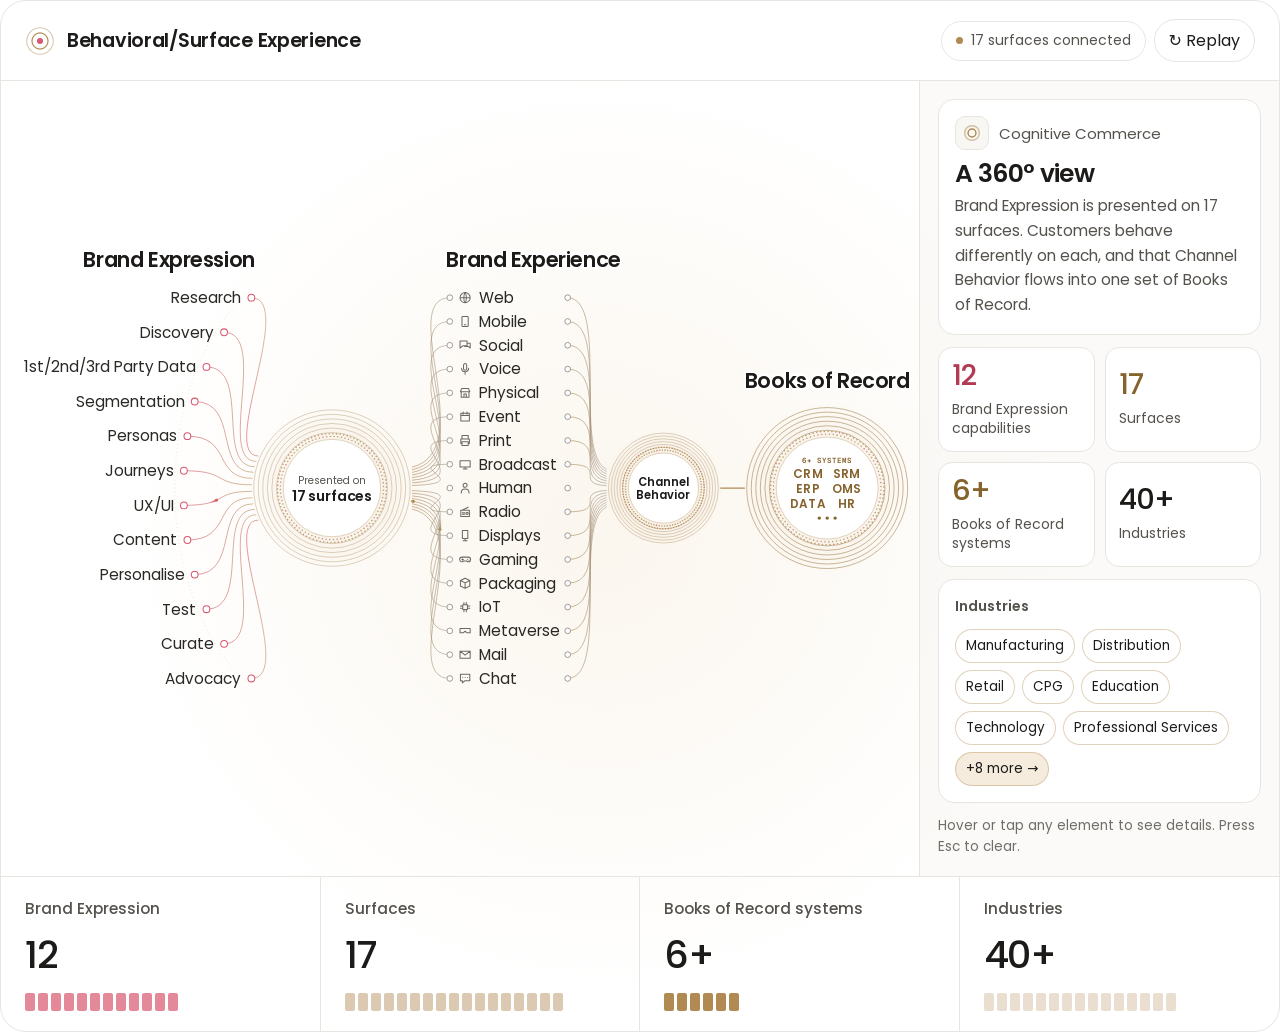
<file: embeds/cognitive-commerce-360.html>
<!DOCTYPE html>
<html lang="en">
<head>
<meta charset="utf-8">
<meta name="viewport" content="width=device-width, initial-scale=1">
<title>BOLDEST — Cognitive Commerce: a 360° view</title>
<link rel="preconnect" href="https://fonts.googleapis.com">
<link rel="preconnect" href="https://fonts.gstatic.com" crossorigin>
<link rel="stylesheet" href="https://fonts.googleapis.com/css2?family=Poppins:wght@300;400;500;600&family=Geist+Mono:wght@400..500&display=swap">
<style>
:root{
  --page:#FFFFFF; --soft:#F8F7F4; --ink:#1C1B19; --ink-2:#55524D; --ink-3:#716D67;
  --line:#E8E5E0; --line-2:#D9D5CE;
  --gold:#B08A52; --gold-d:#86622C; --gold-l:#F5ECDD;
  --pink:#D9576E; --pink-d:#B23A52; --pink-l:#FCE7EB;
  --font:"Geist","Inter",system-ui,-apple-system,"Segoe UI",sans-serif;
  --mono:"Geist Mono",ui-monospace,SFMono-Regular,Menlo,monospace;
  --ease:cubic-bezier(.16,1,.3,1);
  color-scheme:light;
}
*{box-sizing:border-box}
html,body{margin:0}
body{background:var(--page);color:var(--ink);font-family:var(--font);-webkit-font-smoothing:antialiased;overflow-x:hidden}
.sr-only{position:absolute!important;width:1px;height:1px;margin:-1px;overflow:hidden;clip:rect(0,0,0,0);white-space:nowrap;border:0}

/* header */
.cc{max-width:1520px;margin:0 auto;padding:clamp(40px,6vw,96px) clamp(12px,3vw,44px)}
.cc-head{display:grid;grid-template-columns:minmax(0,1.8fr) minmax(0,1fr);gap:40px;align-items:end;margin-bottom:clamp(28px,4vw,48px)}
.cc-eyebrow{display:inline-flex;gap:10px;align-items:center;font-size:15px;font-weight:500;color:var(--ink-2);padding:8px 14px;border:1px solid var(--line);border-radius:999px;background:var(--soft)}
.cc-eyebrow i{width:9px;height:9px;border-radius:50%;background:var(--pink)}
.cc-title{font-size:clamp(38px,5vw,84px);line-height:1;letter-spacing:-.045em;font-weight:500;margin:22px 0 0}
.cc-title span{display:block}
.cc-lede{font-size:clamp(17px,1.35vw,20px);line-height:1.6;color:var(--ink-2);max-width:460px;justify-self:end;margin:0 0 .4em}

/* app frame */
.eco{position:relative;color:var(--ink);border-radius:clamp(18px,2vw,28px);overflow:hidden;
  background:radial-gradient(52% 62% at 47% 52%,#FBF6EE 0%,#FFFFFF 72%);border:1px solid var(--line)}
.eco button{font:inherit;color:inherit}
.eco button:focus-visible{outline:2px solid var(--gold);outline-offset:2px}
.bar{display:flex;justify-content:space-between;align-items:center;gap:16px;padding:18px 24px;border-bottom:1px solid var(--line)}
.brand{display:flex;align-items:center;gap:12px;font-size:17px;font-weight:550}
.brand svg{width:30px;height:30px;flex:none}
.bar-h{margin:0;font-size:clamp(17px,1.5vw,21px);font-weight:600;letter-spacing:-.015em;line-height:1.2}
.brand small{display:block;font-size:14px;color:var(--ink-3);font-weight:400;margin-top:2px}
.bar-r{display:flex;gap:8px;align-items:center;flex-wrap:wrap}
.pill{font-size:14px;color:var(--ink-2);border:1px solid var(--line);border-radius:999px;padding:8px 14px;display:inline-flex;gap:8px;align-items:center;background:#fff;min-height:40px;white-space:nowrap}
.pill i{width:7px;height:7px;border-radius:50%;background:var(--gold)}
.pill.live i{animation:blink 2.4s ease-in-out infinite}
@keyframes blink{50%{opacity:.25}}
.btn{cursor:pointer;transition:color .2s,border-color .2s}
.btn:hover{color:var(--ink);border-color:var(--line-2)}

.body{display:grid;grid-template-columns:minmax(0,1fr) 360px}
.stage{position:relative;min-width:0;width:100%;margin:0 auto;align-self:center}
.stage canvas,.stage svg{position:absolute;inset:0;width:100%;height:100%;display:block}
#viz text{font-family:var(--font)}

/* svg — desktop sizes (viewBox units) */
.ttl{font-size:37px;font-weight:600;letter-spacing:-.02em;fill:var(--ink);paint-order:stroke;stroke:#fff;stroke-width:8px;stroke-linejoin:round}
.ttl .cnt{font-weight:500;fill:var(--ink-3)}
.ttl.e .cnt{fill:var(--pink-d)} .ttl.x .cnt,.ttl.k .cnt{fill:var(--gold-d)}
.eco.m .ttl{font-size:27px}
.hdr{font-family:var(--mono)!important;font-size:14px;letter-spacing:.12em;fill:var(--ink-3);font-weight:500}
.row{cursor:pointer;outline:none;transition:opacity .35s}
.row .hit{fill:transparent}
.row .bgr{fill:transparent;stroke:transparent;transition:fill .25s,stroke .25s}
.row:hover .bgr,.row.on .bgr{fill:#F6F2EB;stroke:#E6DCCB}
.row:focus-visible .bgr{stroke:var(--gold)}
.ico{fill:none;stroke:#6B6762;stroke-width:1.3;stroke-linecap:round;stroke-linejoin:round;transition:stroke .25s}
.lab,.clab{font-size:27px;fill:#2A2825;transition:fill .25s}
.idx{font-family:var(--mono)!important;font-size:13px;fill:var(--ink-3)}
.port{fill:#fff;stroke:#8F8A83;stroke-width:1.5;transition:fill .25s,stroke .25s}
.row:hover .ico,.row.on .ico{stroke:var(--gold-d)}
.row:hover .lab,.row.on .lab{fill:#000}
.row:hover .port,.row.on .port{fill:var(--gold);stroke:var(--gold)}

.wire{fill:none;stroke:url(#gIn);stroke-width:1.4;stroke-linecap:round;stroke-dasharray:1 1;stroke-dashoffset:0;transition:stroke-dashoffset 1s var(--ease) var(--d,0s),opacity .3s,stroke-width .3s}
.fan{fill:none;stroke:url(#gOut);stroke-width:1.4;stroke-linecap:round;stroke-dasharray:1 1;stroke-dashoffset:0;transition:stroke-dashoffset .9s var(--ease) var(--d,0s),opacity .3s,stroke-width .3s}
.wire.on{stroke:var(--gold);stroke-width:2.8}
.fan.on{stroke:var(--pink);stroke-width:2.8}
.eco.pre .wire,.eco.pre .fan{stroke-dashoffset:1}

.ring{fill:none;stroke:rgba(150,112,58,.55);stroke-width:1.6;transition:stroke .3s,stroke-width .3s}
.ring.on{stroke:var(--gold-d);stroke-width:3}
.ring-lab{font-family:var(--mono)!important;font-size:17px;font-weight:500;fill:var(--gold-d);opacity:0;transition:opacity .3s}
.ring-lab.on{opacity:1}
.ring-bg{fill:#fff;stroke:var(--gold);stroke-width:1;opacity:0;transition:opacity .3s}
.ring-bg.on{opacity:1}

.core{cursor:pointer;outline:none}
.core .hit{fill:transparent}
.core-t{font-family:var(--mono)!important;font-size:13px;letter-spacing:.14em;font-weight:600;fill:var(--gold-d)}
.core-s{font-size:21px;font-weight:600;letter-spacing:.02em;fill:var(--gold-d);paint-order:stroke;stroke:#fff;stroke-width:0;stroke-linejoin:round}
.core-ring{fill:none;stroke:transparent;stroke-width:1.5}
.hub-a{font-size:18px;fill:var(--ink-2)}
.hub-b{font-size:25px;font-weight:600;letter-spacing:-.01em;fill:var(--ink)}
.hub-c{font-size:20px;font-weight:600;fill:var(--ink)}
.eco.m .hub-a{font-size:16px} .eco.m .hub-b{font-size:21px} .eco.m .hub-c{font-size:17px}
.ring.deco{stroke:rgba(150,112,58,.42);stroke-width:1.3}
.wire.link{stroke:var(--gold);stroke-width:2}
.eco.m .wire.link{stroke:var(--gold)}
.more{fill:var(--gold-d)}
.core-disc{fill:#fff;stroke:rgba(176,138,82,.5);stroke-width:1.3;transition:stroke .25s}
.core:hover .core-disc,.core.on .core-disc{stroke:var(--gold)}
.core:focus-visible .core-ring{stroke:var(--gold)}
.core:hover .core-s,.core.on .core-s{fill:#5E431B}

.cap{cursor:pointer;outline:none;transition:opacity .35s}
.cap .hit{fill:transparent}
.cap .bgr{fill:transparent;stroke:transparent;transition:fill .25s,stroke .25s}
.cap.on .bgr,.cap:hover .bgr{fill:#FDF0F2;stroke:#F3CCD4}
.cnode{fill:#fff;stroke:var(--pink);stroke-width:1.8;transition:fill .25s,stroke .25s}
.cap:hover .cnode,.cap.on .cnode{fill:var(--pink)}
.cap:hover .clab,.cap.on .clab{fill:#000}
.cap:focus-visible .cnode{stroke:var(--pink-d);stroke-width:3}
.arc{fill:none;stroke:rgba(217,87,110,.28);stroke-width:1.1;stroke-dasharray:2 5}

.eco.f-surface .row:not(.on),.eco.f-capability .cap:not(.on){opacity:.38}
.eco.f-surface .wire:not(.on){opacity:.25}
.eco.f-surface .fan{opacity:.5}
.eco.f-surface .link{opacity:.4}
.eco.f-capability .fan:not(.on){opacity:.22}
.eco.f-capability .wire{opacity:.7}
.eco.f-domain .wire,.eco.f-domain .fan{opacity:.3}

.rv{transition:opacity .6s ease var(--d,0s)}
.eco.pre .rv{opacity:0}
.eco.no-tr .rv,.eco.no-tr .wire,.eco.no-tr .fan{transition:none!important}
.eco.settled .rv,.eco.settled .wire,.eco.settled .fan{transition-delay:0s!important}

/* mobile layout of the chart (viewBox is narrower, so units are larger) */
.eco.m .hdr{font-size:18px;letter-spacing:.1em;paint-order:stroke;stroke:#fff;stroke-width:10px;stroke-linejoin:round}
.eco.m .lab,.eco.m .clab{font-size:21px}
.eco.m .ico{stroke-width:1.7}
.eco.m .core-s{font-size:19px}
.eco.m .core-t{font-size:12.5px;letter-spacing:.1em}
.eco.m .ring-lab{font-size:16px}
.eco.m .wire{stroke:rgba(176,138,82,.55)}
.eco.m .fan{stroke:rgba(217,87,110,.55)}
.eco.m .wire.on{stroke:var(--gold);stroke-width:3.4}
.eco.m .fan.on{stroke:var(--pink);stroke-width:3.4}
.eco.m .port,.eco.m .cnode{stroke-width:2}

/* ===== mobile: stacked boxes, everything visible ===== */
.mflow{display:none}
.eco.m #viz,.eco.m #cv{display:none}
.eco.m .stage{aspect-ratio:auto!important}
.mflow svg{position:static!important;inset:auto;display:block}
.eco.m .mflow{display:block;padding:12px 10px 14px}
.mb{border:1px solid var(--line);border-radius:16px;background:#fff;padding:10px 10px 11px}
.mb.e{border-color:#F3D3DA;background:linear-gradient(180deg,#FFF6F7,#fff 60%)}
.mb.x{border-color:#EADFCC;background:linear-gradient(180deg,#FCF8F1,#fff 60%)}
.mb.k{border-color:#E2D2B6;background:linear-gradient(180deg,#F8F0E2,#fff 70%)}
.mb-h{display:flex;align-items:center;gap:8px;margin:0 0 7px;width:100%;background:none;border:0;padding:0;text-align:left;font:inherit;color:inherit}
button.mb-h{cursor:pointer}
.mb-h h4{margin:0;font-size:17px;font-weight:650;letter-spacing:-.015em;line-height:1.2}
.mb-h .dot{width:9px;height:9px;border-radius:50%;flex:none;background:var(--gold)}
.mb.e .mb-h .dot{background:var(--pink)}
.mb-h .info{margin-left:auto;width:22px;height:22px;border-radius:50%;border:1px solid var(--line-2);display:grid;place-items:center;font:600 12px/1 var(--font);color:var(--ink-3);flex:none}
.mb-h.on .info{background:var(--gold);border-color:var(--gold);color:#fff}
.mchips{display:flex;flex-wrap:wrap;gap:5px}
.mchip{cursor:pointer;display:inline-flex;align-items:center;gap:5px;border:1px solid var(--line);background:#fff;border-radius:999px;padding:3px 9px;font-size:13px;line-height:1.2;color:var(--ink);min-height:28px;transition:background .2s,border-color .2s,color .2s}
.mchip.e{border-color:#EFC6CF}
.mchip.e.on{background:var(--pink);border-color:var(--pink);color:#fff}
.mchip.x.on,.mchip.k.on,.mchip.d.on{background:var(--gold);border-color:var(--gold);color:#fff}
.mchip.on svg{stroke:#fff}
.mgrid{display:grid;grid-template-columns:repeat(3,minmax(0,1fr));gap:5px}
.mgrid .mchip{border-radius:10px;padding:3px 5px;min-height:28px;gap:5px;font-size:12.6px;letter-spacing:-.01em;min-width:0}
.mgrid .mchip span{overflow:hidden;text-overflow:ellipsis;white-space:nowrap}
.mchip svg{width:14px!important;height:14px!important;flex:none;fill:none;stroke:#6B6762;stroke-width:1.4;stroke-linecap:round;stroke-linejoin:round}
.msys{display:grid;grid-template-columns:repeat(7,minmax(0,1fr));gap:4px}
.msys .mchip{justify-content:center;border-radius:9px;padding:4px 2px;font-weight:650;font-size:12.5px;color:var(--gold-d);background:var(--gold-l);border-color:rgba(176,138,82,.4)}
.msub{font-size:12px;font-weight:600;color:var(--ink-3);margin:10px 0 5px}
.mdoms .mchip{font-size:11.5px;min-height:26px;padding:3px 8px;font-family:var(--mono);color:var(--gold-d)}
.mnote{margin:0;font-size:13.5px;line-height:1.45;color:var(--ink-2)}
/* connectors between boxes */
.mc{display:flex;align-items:center;justify-content:center;gap:8px;height:30px;position:relative}
.mc.ch{height:46px}
.mc.ch .mlab{padding:6px 12px;font-size:13px;border-color:var(--gold);background:#fff;box-shadow:0 0 0 4px rgba(176,138,82,.08)}
.mc.ch .mlab b{font-size:14.5px}
.mc .mlab .i{width:18px;height:18px;border-radius:50%;border:1px solid var(--line-2);display:grid;place-items:center;font:600 11px/1 var(--font);color:var(--ink-3)}
.mc::before{content:"";position:absolute;left:50%;top:0;bottom:0;width:2px;transform:translateX(-50%);background:linear-gradient(var(--line-2),var(--gold))}
.mc .mlab{position:relative;z-index:1;background:#fff;border:1px solid var(--line);border-radius:999px;padding:3px 11px;font-size:12.5px;color:var(--ink-2);display:inline-flex;align-items:center;gap:6px}
.mc .mlab b{color:var(--ink);font-weight:600}
.mc button.mlab{cursor:pointer}
.mc .mlab.on{border-color:var(--gold);background:var(--gold-l)}
.mc .mlab::after{content:"↓";color:var(--gold-d);font-weight:700}
/* inline details */
.mdet:empty{display:none}
#md-c{margin:2px 0 4px}
.mdet{margin-top:10px;border-radius:12px;background:var(--soft);border:1px solid var(--line);padding:10px 12px;animation:pin .3s var(--ease)}
.mdet .hd{display:flex;align-items:center;gap:8px}
.mdet b{font-size:15px}
.mdet .x{margin-left:auto;cursor:pointer;border:1px solid var(--line);background:#fff;border-radius:999px;font-size:12px;padding:3px 9px;color:var(--ink-2);min-height:28px}
.mdet p{font-size:13.5px;line-height:1.5;color:var(--ink-2);margin:4px 0 0}
.msub b{color:var(--gold-d);font-weight:700}
.mchip.d.more{background:var(--gold-l)}
.mchip.d.more.on{background:var(--gold);color:#fff}
.mmh{font-size:12px;font-weight:600;color:var(--ink-3);margin:10px 0 6px}
.mmedia{display:flex;flex-wrap:wrap;gap:5px}
.mmedia span{display:inline-flex;align-items:center;gap:5px;border-radius:999px;padding:4px 10px 4px 8px;font-size:13px;border:1px solid var(--line)}
.mmedia svg{width:14px!important;height:14px!important}
.mmedia .y{background:var(--gold-l);border-color:rgba(176,138,82,.45);color:var(--gold-d);font-weight:600}
.mmedia .n{color:#A9A49D;text-decoration:line-through}
.mnv{display:flex;gap:6px;margin-top:10px}
.mnv button{flex:1;cursor:pointer;border:1px solid var(--line);background:#fff;border-radius:10px;min-height:38px;padding:6px 10px;font-size:13px;color:var(--ink);font-weight:550}
.mnv button:last-child{text-align:right}
.mhint{font-size:12px;color:var(--ink-3);text-align:center;margin:8px 0 0}

/* detail panel */
.panel{border-left:1px solid var(--line);display:flex;flex-direction:column;padding:18px;gap:12px;min-width:0;outline:none;background:rgba(248,247,244,.6)}
.card{background:#fff;border:1px solid var(--line);border-radius:16px;padding:20px}
.p-in.swap{animation:pin .4s var(--ease)}
@keyframes pin{from{opacity:0}to{opacity:1}}
.kick{display:flex;align-items:center;gap:10px;font-size:15px;color:var(--ink-2);margin:0}
.kick .ic{width:34px;height:34px;border-radius:10px;display:grid;place-items:center;background:var(--soft);border:1px solid var(--line);flex:none}
.kick .ic svg{width:18px;height:18px}
.p-title{font-size:clamp(26px,2vw,32px);font-weight:550;letter-spacing:-.025em;line-height:1.12;margin:14px 0 8px}
.p-sub{font-size:16.5px;line-height:1.6;color:var(--ink-2);margin:0}
.status{display:flex;align-items:center;justify-content:space-between;gap:10px;margin-top:16px;padding:11px 13px;border:1px solid var(--line);border-radius:12px;font-size:14.5px;color:var(--ink-2)}
.chipst{font-size:13.5px;font-weight:500;padding:4px 10px;border-radius:999px;border:1px solid rgba(176,138,82,.45);color:var(--gold-d);background:var(--gold-l);white-space:nowrap}
.chipst.pk{border-color:rgba(217,87,110,.4);color:var(--pink-d);background:var(--pink-l)}
.tiles{display:grid;grid-template-columns:1fr 1fr;gap:10px}
.tile{text-align:left;cursor:pointer;background:#fff;border:1px solid var(--line);border-radius:14px;padding:16px;transition:border-color .2s,background .2s}
.tile:hover{border-color:var(--line-2);background:var(--soft)}
.tile .n{font-size:34px;font-weight:500;letter-spacing:-.03em;line-height:1}
.tile .l{display:block;font-size:14.5px;color:var(--ink-2);margin-top:8px;line-height:1.35}
.tile.e .n{color:var(--pink-d)} .tile.k .n,.tile.x .n{color:var(--gold-d)}
.tags{display:flex;flex-wrap:wrap;gap:6px;margin-top:4px}
.tag{font-size:13.5px;font-weight:500;padding:4px 9px;border-radius:7px;border:1px solid rgba(176,138,82,.4);color:var(--gold-d);background:var(--gold-l)}
.rows{margin:0}
.rows > div{display:grid;grid-template-columns:118px 1fr;gap:12px;padding:11px 0;border-top:1px solid var(--line);font-size:15px}
.rows > div:first-child{border-top:0;padding-top:0}
.rows dt{color:var(--ink-3)} .rows dd{margin:0;line-height:1.5}
.sec{font-size:14px;font-weight:550;color:var(--ink-2);margin:0 0 12px}
.dots{display:flex;gap:4px;flex-wrap:wrap;margin-top:8px}
.dots i{width:9px;height:9px;border-radius:50%;background:var(--pink);opacity:.85}
.nav{display:flex;gap:8px}
.nav button{flex:1;cursor:pointer;background:#fff;border:1px solid var(--line);border-radius:12px;padding:10px 13px;font-size:15px;color:var(--ink);text-align:left;min-height:48px}
.nav button:last-child{text-align:right}
.nav button:hover{border-color:var(--line-2)}
.nav small{display:block;font-size:12.5px;color:var(--ink-3)}
.close{cursor:pointer;background:#fff;border:1px solid var(--line);border-radius:999px;padding:6px 12px;font-size:13.5px;color:var(--ink-2);margin-left:auto;min-height:34px}
.close:hover{color:var(--ink);border-color:var(--line-2)}
.hint{font-size:13.5px;color:var(--ink-3);line-height:1.6;margin:0}
.chips{display:flex;flex-wrap:wrap;gap:7px}
.chip{cursor:pointer;background:#fff;border:1px solid rgba(176,138,82,.38);color:var(--gold-d);border-radius:999px;padding:7px 12px;font-size:14px;font-weight:500;min-height:38px}
.chip:hover{background:var(--gold-l)}

.sheet{position:fixed;left:8px;right:8px;bottom:calc(8px + env(safe-area-inset-bottom,0px));z-index:50;max-height:42vh;overflow:auto;overscroll-behavior:contain;background:#fff;border:1px solid var(--line);border-radius:22px;box-shadow:0 20px 60px rgba(28,27,25,.22);padding:10px 14px 14px;animation:up .35s var(--ease)}
.sheet[hidden]{display:none}
@keyframes up{from{transform:translateY(24px);opacity:0}to{transform:none;opacity:1}}
.grab{display:block;width:40px;height:4px;border-radius:2px;background:var(--line-2);margin:0 auto 10px}
.sheet-in{display:flex;flex-direction:column;gap:10px}
.sheet .card{padding:16px;border-radius:14px}
.sheet .p-title{font-size:24px;margin:10px 0 6px}
.sheet .p-sub{font-size:15.5px}
.eco.m .sheet .card + .card{display:none}
.sheet .nav button{min-height:44px;padding:7px 12px}
.sheet .close{white-space:nowrap;padding:6px 11px}
.sheet .kick{font-size:14px}
.sheet .status{margin-top:12px}
.sheet .rows > div{padding:9px 0}

/* media types table */
.media{list-style:none;margin:0;padding:0;display:grid;gap:6px}
.media li{display:grid;grid-template-columns:28px 1fr auto;align-items:center;gap:10px;padding:8px 10px;border-radius:10px;border:1px solid var(--line);font-size:15px}
.media .mi-ic{width:28px;height:28px;border-radius:8px;display:grid;place-items:center}
.media .mi-ic svg{width:16px;height:16px}
.media li.y{background:var(--gold-l);border-color:rgba(176,138,82,.4);color:var(--ink)}
.media li.y .mi-ic{background:#fff;color:var(--gold-d)}
.media li.y .mi-v{color:var(--gold-d);font-weight:700}
.media li.n{color:var(--ink-3);background:#fff}
.media li.n .mi-ic{background:var(--soft);color:#A9A49D}
.media li.n .mi-l{text-decoration:line-through;text-decoration-color:rgba(0,0,0,.2)}
.chip.more{background:var(--gold-l)}
.back{cursor:pointer;align-self:flex-start;background:none;border:0;padding:6px 2px;font-size:14px;color:var(--gold-d);font-weight:550}
.nav small{font-weight:550;color:var(--gold-d)}

/* bottom metrics strip */
.strip{display:grid;grid-template-columns:repeat(4,minmax(0,1fr));border-top:1px solid var(--line)}
.met{padding:20px 24px;border-right:1px solid var(--line);text-align:left;background:none;border-top:0;border-bottom:0;border-left:0;cursor:pointer;transition:background .2s}
.met:last-child{border-right:0}
.met:hover{background:var(--soft)}
.met p{margin:0;font-size:15.5px;color:var(--ink-2);font-weight:500}
.met b{display:block;font-size:38px;font-weight:500;letter-spacing:-.03em;margin:6px 0 10px}
.ticks{display:flex;gap:3px;height:18px;align-items:flex-end}
.ticks i{flex:1;max-width:10px;height:100%;border-radius:2px;background:#E4E0D9;transform-origin:bottom;transition:transform .5s var(--ease) var(--d,0s)}
.eco.pre .ticks i{transform:scaleY(.15)}
.met.e .ticks i{background:rgba(217,87,110,.7)}
.met.k .ticks i{background:var(--gold)}
.met.x .ticks i{background:rgba(176,138,82,.45)}
.met.d .ticks i{background:rgba(176,138,82,.28);border:0}

@media (min-width:1280px){
  .panel .card{padding:16px}
  .panel .p-title{font-size:25px;margin:10px 0 6px}
  .panel .p-sub{font-size:15.5px}
  .panel .tile{padding:13px}
  .panel .tile .n{font-size:29px}
  .panel .tile .l{font-size:14px}
  .panel .chip{padding:6px 10px;font-size:13.5px;min-height:34px}
}
@media (max-width:1279px){
  .body{grid-template-columns:minmax(0,1fr)}
  .panel{border-left:0;border-top:1px solid var(--line);display:grid;grid-template-columns:1fr 1fr;align-items:start;padding:24px;gap:14px}
}
@media (max-width:1023px){
  .cc-head{grid-template-columns:1fr;align-items:start;gap:20px}
  .cc-lede{justify-self:start}
  .strip{grid-template-columns:1fr 1fr}
  .met:nth-child(2){border-right:0}
  .met:nth-child(-n+2){border-bottom:1px solid var(--line)}
}
@media (max-width:1099px){
  .stage{max-width:620px}
  .panel{grid-template-columns:1fr;padding:16px}
}
@media (max-width:600px){
  .bar{padding:10px 14px}
  .bar .pill{min-height:36px;padding:6px 12px}
  .bar-h{font-size:16.5px}
  .bar-r .pill.live{display:none}
  .card{padding:18px}
  .met{padding:16px}
  .met b{font-size:32px}
  .rows > div{grid-template-columns:104px 1fr}
}
@media (prefers-reduced-motion:reduce){
  .eco *{transition-duration:.01ms!important;transition-delay:0s!important;animation:none!important}
}

/* --- embedded in the BOLDEST site --- */
:root{--font:"Poppins",system-ui,-apple-system,"Segoe UI",sans-serif}
html,body{background:transparent!important;overflow:hidden}
.cc{max-width:none!important;padding:0!important;margin:0!important}
.cc-head{display:none!important}
.mi-note{display:block;font-size:11px;line-height:1.3;color:var(--ink-3,#8A857E);font-weight:400;margin-top:2px}.mmedia .mi-note{display:inline;font-size:10px}
.ticks i{box-sizing:border-box}
</style>
</head>
<body>

<section class="cc" aria-labelledby="cc-title">
  <header class="cc-head">
    <div>
      <span class="cc-eyebrow"><i aria-hidden="true"></i>Cognitive Commerce / A 360° view</span>
      <h2 class="cc-title" id="cc-title"><span>Every surface.</span><span>One view of your world.</span></h2>
    </div>
    <p class="cc-lede">Customers bounce around surfaces and behave differently on each. We connect data from all these sources to give a brand a 360° view of its world.</p>
  </header>

  <div class="eco pre" id="eco">
    <div class="bar">
      <div class="brand">
        <svg viewBox="0 0 26 26" fill="none" aria-hidden="true"><circle cx="13" cy="13" r="11.5" stroke="#B08A52" opacity=".45"/><circle cx="13" cy="13" r="7" stroke="#B08A52"/><circle cx="13" cy="13" r="2.6" fill="#D9576E"/></svg>
        <h3 class="bar-h">Behavioral/Surface Experience</h3>
      </div>
      <div class="bar-r">
        <span class="pill live"><i></i>17 surfaces connected</span>
        <button type="button" class="pill btn" id="replay" aria-label="Replay animation">↻ Replay</button>
      </div>
    </div>

    <div class="body">
      <div class="stage" id="stage">
        <canvas id="cv" aria-hidden="true"></canvas>
        <svg id="viz" role="group" aria-labelledby="viz-t">
          <desc id="viz-t">12 Brand Expression capabilities are presented on 17 surfaces. Behaviour on each surface becomes Channel Behavior, which flows into the Books of Record — CRM, SRM, ERP, OMS, Data, HR and more — across 40+ industries.</desc>
          <defs>
            <linearGradient id="gIn" x1="0" x2="1" y1="0" y2="0"><stop offset="0" stop-color="#B08A52" stop-opacity=".8"/><stop offset="1" stop-color="#9A958D" stop-opacity=".7"/></linearGradient>
            <linearGradient id="gOut" x1="0" x2="1" y1="0" y2="0"><stop offset="0" stop-color="#D9576E" stop-opacity=".8"/><stop offset="1" stop-color="#B08A52" stop-opacity=".7"/></linearGradient>
          </defs>
        </svg>
        <div class="mflow" id="mflow"></div>
      </div>
      <aside class="panel" id="panel" tabindex="-1" aria-label="Details"><div class="p-in" id="pin"></div></aside>
    </div>

    <div class="strip" id="strip"></div>
    <div class="sheet" id="sheet" role="dialog" aria-label="Details" hidden><span class="grab" aria-hidden="true"></span><div class="sheet-in" id="sheetIn"></div></div>
    <p class="sr-only" id="sr" aria-live="polite"></p>
  </div>
</section>

<script>
(function () {
  'use strict';

  /* ============ DATA ============ */
  const coreSystems = [
    { id: 'crm', label: 'CRM', name: 'Customer Relationship Management' },
    { id: 'srm', label: 'SRM', name: 'Supplier Relationship Management' },
    { id: 'erp', label: 'ERP', name: 'Enterprise Resource Planning' },
    { id: 'oms', label: 'OMS', name: 'Order Management System' },
    { id: 'data', label: 'DATA', name: 'Data' },
    { id: 'hr', label: 'HR', name: 'Human Resources' }
  ];
  const ICON = {
    web: 'M8 1.5a6.5 6.5 0 1 0 0 13a6.5 6.5 0 1 0 0-13M1.5 8h13M8 1.5c2.2 2 2.2 11 0 13M8 1.5c-2.2 2-2.2 11 0 13',
    mobile: 'M5 1.5h6a1 1 0 0 1 1 1v11a1 1 0 0 1-1 1H5a1 1 0 0 1-1-1v-11a1 1 0 0 1 1-1M7 12.3h2',
    social: 'M1.5 2.5h9v6H5.5l-4 3zM10.5 5.5h4v6l-2.5-2h-4.5',
    voice: 'M6 3a2 2 0 0 1 4 0v4.5a2 2 0 0 1-4 0zM3.5 7a4.5 4.5 0 0 0 9 0M8 11.5v3',
    physical: 'M2 6.5l1.5-4h9l1.5 4zM3 6.5v7h10v-7M6.5 13.5v-4h3v4',
    event: 'M2.5 3.5h11v10h-11zM2.5 6.5h11M5.5 2v3M10.5 2v3',
    print: 'M4 6V1.5h8V6M4 12H2.5V6h11v6H12M4 9.5h8v5H4z',
    broadcast: 'M1.5 3.5h13v8h-13zM5.5 14h5M8 11.5V14',
    human: 'M8 1.8a2.6 2.6 0 1 1 0 5.2a2.6 2.6 0 1 1 0-5.2M3 14.2c0-3 2.2-5 5-5s5 2 5 5',
    radio: 'M2.5 6h11v8h-11zM4 6l8-4M10.5 8.6a1.4 1.4 0 1 1 0 2.8a1.4 1.4 0 1 1 0-2.8M4.5 9h3M4.5 11h3',
    displays: 'M4.5 1.5h7v10h-7zM8 11.5v3M5.5 14.5h5',
    gaming: 'M4 5h8a3 3 0 0 1 0 6c-1 0-1.6-.6-2-1H6c-.4.4-1 1-2 1a3 3 0 0 1 0-6M4.8 7v2M3.8 8h2M10.8 7.6h.01M12 8.6h.01',
    packaging: 'M8 1.5l6 3v7l-6 3-6-3v-7zM2 4.5l6 3 6-3M8 7.5v7',
    iot: 'M5 5h6v6H5zM6.5 2v3M9.5 2v3M6.5 11v3M9.5 11v3M2 6.5h3M2 9.5h3M11 6.5h3M11 9.5h3',
    metaverse: 'M1.5 5h13v5.5h-4l-2.5-2-2.5 2h-4z',
    mail: 'M1.5 3.5h13v9h-13zM1.5 3.5l6.5 5 6.5-5',
    chat: 'M2 2.5h12v8.5H7.5L4.5 13.8V11H2zM5 6.8h.01M8 6.8h.01M11 6.8h.01'
  };
  const customerSurfaces = [
    ['web','Web','Websites and web experiences where customers browse, compare and buy.'],
    ['mobile','Mobile','Apps and mobile web — the surface customers carry with them.'],
    ['social','Social','Social platforms where customers discover, share and talk about brands.'],
    ['voice','Voice','Voice assistants and spoken interactions.'],
    ['physical','Physical','Stores, branches and other physical spaces.'],
    ['event','Event','Live events where a brand meets its customers in person.'],
    ['print','Print','Printed media and materials.'],
    ['broadcast','Broadcast','Television and other broadcast media.'],
    ['human','Human','People-to-people moments: sales, service and support conversations.'],
    ['radio','Radio','Radio and audio channels.'],
    ['displays','Displays','Digital and out-of-home displays.'],
    ['gaming','Gaming','Games and gaming platforms.'],
    ['packaging','Packaging','The product packaging itself, as a point of contact.'],
    ['iot','IoT','Connected devices and objects.'],
    ['metaverse','Metaverse','Immersive virtual worlds and spaces.'],
    ['mail','Mail','Direct mail and email sent to customers.'],
    ['chat','Chat','Live chat, messaging apps and conversational assistants where customers ask, get help and buy.']
  ].map(([id, label, desc]) => ({ id, label, desc }));
  const intelligenceCapabilities = [
    ['research','Research','Understanding markets, customers and context.'],
    ['discovery','Discovery','Uncovering opportunities and what matters most to customers.'],
    ['first-party','1st/2nd/3rd Party Data','Data a brand collects directly from its own customers (1st party), shares with trusted partners (2nd party), or sources from external providers (3rd party).'],
    ['segmentation','Segmentation','Grouping customers by shared needs and behaviours.'],
    ['personas','Personas','Representative profiles that bring segments to life.'],
    ['journeys','Journeys','Mapping how customers move between surfaces over time.'],
    ['uxui','UX/UI','Designing the experiences and interfaces customers use.'],
    ['content','Content','Creating the words, images and media that fill each surface.'],
    ['personalise','Personalise','Tailoring experiences to the individual customer.'],
    ['test','Test','Experimenting to learn what works.'],
    ['curate','Curate','Selecting and arranging the right products and content.'],
    ['advocacy','Advocacy','Turning customers into active supporters of the brand.']
  ].map(([id, label, desc]) => ({ id, label, desc }));
  const operatingDomains = [
    ['outside','OUTSIDE+','The outermost domain: the world beyond the enterprise — markets, partners and customers.'],
    ['front','FRONT+','Front-office operations: the customer-facing side of the business.'],
    ['middle','MIDDLE+','Middle-office operations that connect the front office to the back.'],
    ['back-office','BACK OFFICE+','Back-office operations: the processes that run the business.'],
    ['assurance','ASSURANCE+','Assurance across operations — quality, risk and service.'],
    ['cloud-infra','CLOUD/INFRA+','Cloud and infrastructure: the technical foundation everything runs on.']
  ].map(([id, label, desc]) => ({ id, label, desc }));
  /* Media types each surface can carry (renamed from "presence"): Text, Photos, Video, Audio, CGI */
  const MEDIA = [
    ['text', 'Text', 'M3 4h10M3 8h10M3 12h6'],
    ['photos', 'Photos', 'M2 3.5h12v9H2zM2 10.5l3.5-3 3 2.5 2-1.5 3.5 3M10.5 6.3h.01'],
    ['video', 'Video', 'M2 4h8.5v8H2zM10.5 7l3.5-2v6l-3.5-2'],
    ['audio', 'Audio', 'M2 6h2.5L8 3v10L4.5 10H2zM10.5 5.5a3.5 3.5 0 0 1 0 5M12.3 3.8a6 6 0 0 1 0 8.4'],
    ['cgi', 'CGI', 'M8 1.5l6 3.2v6.6L8 14.5l-6-3.2V4.7zM2 4.7l6 3.3 6-3.3M8 8v6.5']
  ].map(([id, label, d]) => ({ id, label, d }));
  const ALL_MEDIA = ['text', 'photos', 'video', 'audio', 'cgi'];
  const MEDIA_NOTES = { displays: { audio: 'Digital displays only, not OOH' } };
  const SURFACE_MEDIA = {
    web: ALL_MEDIA, mobile: ALL_MEDIA, social: ALL_MEDIA, physical: ALL_MEDIA, event: ALL_MEDIA, broadcast: ALL_MEDIA,
    gaming: ALL_MEDIA, iot: ALL_MEDIA, metaverse: ALL_MEDIA, chat: ALL_MEDIA,
    voice: ['audio'], radio: ['audio'],
    print: ['text', 'photos'], packaging: ['text', 'photos'],
    human: ['text', 'photos', 'video', 'audio'],
    displays: ['text', 'photos', 'video', 'audio', 'cgi'],
    mail: ['text', 'photos']
  };
  /* Industries (replaces the "Operating domains" label) — final copy to come from Dilip */
  const industries = [
    ['manufacturing', 'Manufacturing', 'Connect product, plant and dealer data to real demand — so what you make, and how you sell it, follows the customer.'],
    ['distribution', 'Distribution', 'Unify orders, inventory and account behaviour across channels to serve every reseller and buyer with the right offer at the right moment.'],
    ['retail', 'Retail', 'One view of every shopper across store, web, app and social — turning browsing behaviour into personalised, profitable experiences.'],
    ['cpg', 'CPG', 'Reach shoppers directly and through retail partners, using 1st, 2nd and 3rd party signals to shape brand, pack and promotion.'],
    ['education', 'Education', 'Engage prospective students, learners and families across every touchpoint — from first enquiry to enrolment, learning and alumni.'],
    ['technology', 'Technology', 'Turn product usage, trials and community activity into a single customer view that drives adoption, expansion and loyalty.'],
    ['professional-services', 'Professional Services', 'Bring client relationships, expertise and engagement data together to deliver timely, relevant advice and grow lasting accounts.'],
    ['healthcare', 'Healthcare', 'Coordinate patient and member engagement across channels, with the right information at each step of the care journey.'],
    ['financial-services', 'Financial Services', 'Understand customers across branch, app and adviser to personalise products, service and financial guidance.'],
    ['telecom', 'Telecommunications', 'Connect plan, device and service data with customer behaviour to reduce churn and grow lifetime value.'],
    ['travel', 'Travel & Hospitality', 'Follow travellers from inspiration to booking, stay and return — personalising every moment of the journey.'],
    ['automotive', 'Automotive', 'Link vehicle, dealer and owner data to guide buyers from research to purchase, service and their next vehicle.'],
    ['energy', 'Energy & Utilities', 'Engage customers on usage, billing and service across every channel, and support the move to new energy products.'],
    ['media', 'Media & Entertainment', 'Understand audiences across platforms to programme, personalise and monetise content more effectively.'],
    ['public-sector', 'Public Sector', 'Deliver joined-up citizen services across digital and in-person channels, built on one view of every interaction.']
  ].map(([id, label, desc], i) => ({ id, label, desc, idx: i }));
  const NI = '40+';
  const INDUSTRIES_ALL = { label: `${NI} Industries`, desc: 'The same connected model — Brand Expression, Brand Experience, Channel Behavior and Books of Record — applies across industries, including:' };
  const NS_ = customerSurfaces.length, NC = intelligenceCapabilities.length, NK = coreSystems.length, ND = operatingDomains.length;

  /* ============ SETUP ============ */
  const eco = document.getElementById('eco'), stage = document.getElementById('stage'), svg = document.getElementById('viz');
  const reduced = matchMedia('(prefers-reduced-motion: reduce)').matches;
  const mq = matchMedia('(max-width: 1099px)');
  const NS = 'http://www.w3.org/2000/svg';
  const el = (t, a, p) => { const n = document.createElementNS(NS, t); for (const k in a) if (a[k] != null) n.setAttribute(k, a[k]); if (p) p.appendChild(n); return n; };
  const tx = (a, s, p) => { const t = el('text', a, p); t.textContent = s; return t; };
  const f = n => Math.round(n * 100) / 100;
  const pad = (n, w) => String(n).padStart(w || 2, '0');

  
  let G = {}, mobile = false, items = {}, layer = null;
  const SURF_T = 'Brand Experience';

  function polc(cx, cy, r, a) { const t = a * Math.PI / 180; return { x: cx + r * Math.cos(t), y: cy + r * Math.sin(t) }; }

  /* Build the chart.
     Desktop (left → right): Brand Expression → Presented on 17 surfaces → Brand Experience → Channel Behavior → Books of Record.
     Mobile: the same flow stacked top to bottom. */
  function build() {
    mobile = mq.matches;
    eco.classList.toggle('m', mobile);
    if (layer) layer.remove();
    layer = el('g', {}, svg);
    items = {};
    document.getElementById('mflow').innerHTML = '';
    if (mobile) { buildMobile(); return; }
    stopAuto();
    G = mobile ? {
      W: 500, H: 1252, CY: 0, GAP: 24,
      hub: { x: 250, y: 424, disc: 62, r0: 72, st: 5 },
      ch:  { x: 128, y: 1120, disc: 52, r0: 60, st: 5 },
      bor: { x: 382, y: 1120, disc: 70, r0: 80, st: 5 }
    } : {
      W: 1620, H: 900, CY: 466, PX: 792, OX: 1000, GAP: 36,
      hub: { x: 584, y: 466, disc: 86, r0: 98, st: 8 },
      ch:  { x: 1169, y: 466, disc: 62, r0: 72, st: 5 },
      bor: { x: 1458, y: 466, disc: 90, r0: 102, st: 8 }
    };
    [G.hub, G.ch, G.bor].forEach(c => { c.edge = c.r0 + c.st * 5 + 4; });
    svg.setAttribute('viewBox', `0 0 ${G.W} ${G.H}`);
    stage.style.aspectRatio = `${G.W} / ${G.H}`;

    const gWire = el('g', {}, layer), gRing = el('g', {}, layer), gCore = el('g', {}, layer), gRows = el('g', {}, layer), gCaps = el('g', {}, layer);
    G.gWire = gWire;
    const H = G.hub, C = G.ch, B = G.bor;

    /* ---- rings: decorative on the hub and Channel Behavior, operating domains on Books of Record ---- */
    [H, C].forEach((c, ci) => { for (let k = 0; k < 6; k++) el('circle', { cx: c.x, cy: c.y, r: c.r0 + c.st * k, class: 'ring deco rv', style: `--d:${f(.4 + ci * .5 + k * .04)}s` }, gRing); });
    operatingDomains.forEach((d, i) => {
      const r = B.r0 + B.st * (ND - 1 - i);
      d.ring = el('circle', { cx: B.x, cy: B.y, r, class: 'ring rv', style: `--d:${f(1.3 + i * .05)}s` }, gRing);
      const w = mobile ? 150 : 160, h = mobile ? 26 : 28;
      d.bg = el('rect', { x: B.x - w / 2, y: B.y + r - h / 2, width: w, height: h, rx: h / 2, class: 'ring-bg' }, gRing);
      d.lab = tx({ x: B.x, y: B.y + r, dy: '.35em', 'text-anchor': 'middle', class: 'ring-lab' }, d.label, gRing);
      d.idx = i;
    });

    /* ---- the three circles ---- */
    function disc(c, key, label, delay, data) {
      const g = el('g', { class: 'core rv', role: 'button', tabindex: 0, 'data-k': key, 'aria-label': label, 'aria-pressed': 'false', style: `--d:${delay}s` }, gCore);
      el('circle', { cx: c.x, cy: c.y, r: c.disc + 4, class: 'hit' }, g);
      el('circle', { cx: c.x, cy: c.y, r: c.disc + 6, class: 'core-ring' }, g);
      el('circle', { cx: c.x, cy: c.y, r: c.disc, class: 'core-disc' }, g);
      items[key] = { type: key.split(':')[0], el: g, data };
      return g;
    }
    const hubG = disc(H, 'hub:hub', `Presented on ${NS_} surfaces`, .3, { label: `Presented on ${NS_} surfaces`, desc: `Brand Expression is presented across ${NS_} surfaces — every place a customer meets the brand.` });
    tx({ x: H.x, y: H.y - (mobile ? 6 : 8), 'text-anchor': 'middle', class: 'hub-a' }, 'Presented on', hubG);
    tx({ x: H.x, y: H.y + (mobile ? 20 : 22), 'text-anchor': 'middle', class: 'hub-b' }, `${NS_} surfaces`, hubG);

    const chG = disc(C, 'channel:channel', 'Channel Behavior', 1.0, { label: 'Channel Behavior', desc: 'Customers behave differently on each surface. That behaviour is captured channel by channel and flows into the Books of Record.' });
    tx({ x: C.x, y: C.y - 3, 'text-anchor': 'middle', class: 'hub-c' }, 'Channel', chG);
    tx({ x: C.x, y: C.y + (mobile ? 18 : 19), 'text-anchor': 'middle', class: 'hub-c' }, 'Behavior', chG);

    const coreG = disc(B, 'core:core', 'Books of Record: CRM, SRM, ERP, OMS, Data, HR and more', 1.2, { label: 'Books of Record', desc: 'The shared data foundation at the end of the flow. Channel Behavior from every surface lands here, giving the brand a 360° view.' });
    const dx = mobile ? 29 : 34, ys = mobile ? [-16, 5, 26] : [-17, 9, 35];
    coreSystems.forEach((sy, i) => tx({ x: B.x + (i % 2 ? dx : -dx), y: B.y + ys[i >> 1], 'text-anchor': 'middle', class: 'core-s' }, sy.label, coreG));
    tx({ x: B.x, y: B.y - (mobile ? 38 : 45), 'text-anchor': 'middle', class: 'core-t' }, `${NK}+ SYSTEMS`, coreG);
    // ••• under DATA and HR — there can be more systems
    [-1, 0, 1].forEach(k => el('circle', { cx: B.x + k * (mobile ? 11 : 14), cy: B.y + (mobile ? 44 : 53), r: mobile ? 3 : 3, class: 'more' }, coreG));

    /* ---- link: Channel Behavior → Books of Record ---- */
    G.link = el('path', { d: `M${C.x + C.edge} ${C.y}L${B.x - B.edge} ${B.y}`, pathLength: 1, class: 'wire link', style: '--d:1.25s' }, gWire);

    if (!mobile) {
      /* ---- Brand Expression: evenly spaced rows on a curve that matches the surfaces list height → hub ---- */
      const step = 42, yTop = G.CY - step * (NS_ - 1) / 2, yBot = G.CY + step * (NS_ - 1) / 2;
      const RX = 262, RY = 400;
      const nodeAt = i => { const y = yTop + i * (yBot - yTop) / (NC - 1), dy = (y - H.y) / RY; return { x: H.x - RX * Math.sqrt(1 - dy * dy), y }; };
      const nTop = nodeAt(0), nBot = nodeAt(NC - 1);
      el('path', { d: `M${f(nTop.x)} ${f(nTop.y - 14)}A${RX} ${RY} 0 0 0 ${f(nBot.x)} ${f(nBot.y + 14)}`, class: 'arc rv', style: '--d:.2s' }, gCaps);
      title(f(nTop.x + 6), f(yTop - 19 - G.GAP), 'end', 'Brand Expression', 'e');
      intelligenceCapabilities.forEach((c, i) => {
        const n = nodeAt(i), a = Math.atan2(n.y - H.y, n.x - H.x) * 180 / Math.PI;
        const a2 = (a < 0 ? a + 360 : a), s0 = polc(H.x, H.y, H.edge, 180 + (a2 - 180) * .35);
        c.fan = el('path', { d: `M${f(n.x)} ${f(n.y)}C${f(n.x + 80)} ${f(n.y)} ${f(s0.x - 70)} ${f(s0.y)} ${f(s0.x)} ${f(s0.y)}`, pathLength: 1, class: 'fan', style: `--d:${f(.15 + i * .035)}s` }, gWire);
        const g = capGroup(c, i, gCaps);
        const bw = 70 + c.label.length * 14;
        el('rect', { x: n.x - bw + 16, y: n.y - 19, width: bw, height: 38, rx: 9, class: 'bgr' }, g);
        el('rect', { x: n.x - bw + 16, y: n.y - 19, width: bw, height: 38, class: 'hit' }, g);
        el('circle', { cx: n.x, cy: n.y, r: 6, class: 'cnode' }, g);
        tx({ x: n.x - 18, y: n.y, dy: '.35em', 'text-anchor': 'end', class: 'clab' }, c.label, g);
      });

      /* ---- hub → surfaces → Channel Behavior ---- */
      const PX = G.PX, OX = G.OX, y0 = yTop;
      title(PX - 6, y0 - 19 - G.GAP, 'start', SURF_T, 'x');
      customerSurfaces.forEach((s, i) => {
        const y = y0 + i * step, ex = H.x + H.edge, ey = H.y + (y - H.y) * .11;
        s.wire = el('path', { d: `M${f(ex)} ${f(ey)}C${f(ex + 120)} ${f(H.y + (y - H.y) * .2)} ${PX - 95} ${f(y)} ${PX} ${f(y)}`, pathLength: 1, class: 'wire', style: `--d:${f(.55 + i * .03)}s` }, gWire);
        const cx = C.x - C.edge, cy = C.y + (y - C.y) * .1;
        s.wire2 = el('path', { d: `M${OX} ${f(y)}C${OX + 75} ${f(y)} ${f(cx - 60)} ${f(C.y + (y - C.y) * .18)} ${f(cx)} ${f(cy)}`, pathLength: 1, class: 'wire', style: `--d:${f(.9 + i * .03)}s` }, gWire);
        const g = rowGroup(s, i, gRows);
        el('rect', { x: PX - 12, y: y - 19, width: OX - PX + 24, height: 38, rx: 9, class: 'bgr' }, g);
        el('rect', { x: PX - 12, y: y - 19, width: OX - PX + 24, height: 38, class: 'hit' }, g);
        el('circle', { cx: PX, cy: y, r: 5, class: 'port' }, g);
        el('circle', { cx: OX, cy: y, r: 5, class: 'port' }, g);
        el('path', { d: ICON[s.id], class: 'ico', transform: `translate(${PX + 16} ${f(y - 11)}) scale(1.375)` }, g);
        tx({ x: PX + 52, y, dy: '.35em', class: 'lab' }, s.label, g);
      });
      title(B.x, B.y - B.edge - G.GAP + 6, 'middle', 'Books of Record', 'k');
    } else {
      const bx = H.x, rad = 8, hubTop = H.y - H.edge, hubBot = H.y + H.edge;
      /* ---- Brand Expression (2 columns) → hub ---- */
      title(10, 84 - 19 - G.GAP, 'start', 'Brand Expression', 'e');
      const rowsC = Math.ceil(NC / 2);
      intelligenceCapabilities.forEach((c, i) => {
        const col = i < rowsC ? 0 : 1, y = 84 + (i % rowsC) * 40, px = col ? 262 : 238;
        c.fan = el('path', { d: `M${px} ${y}H${col ? bx + rad : bx - rad}Q${bx} ${y} ${bx} ${y + rad}V${hubTop}`, pathLength: 1, class: 'fan', style: `--d:${f(.15 + i * .035)}s` }, gWire);
        const g = capGroup(c, i, gCaps), rx = col ? 254 : 2;
        el('rect', { x: rx, y: y - 19, width: 244, height: 38, rx: 9, class: 'bgr' }, g);
        el('rect', { x: rx, y: y - 19, width: 244, height: 38, class: 'hit' }, g);
        el('circle', { cx: px, cy: y, r: 5.5, class: 'cnode' }, g);
        tx({ x: col ? 278 : 12, y, dy: '.35em', class: 'clab' }, c.label, g);
      });
      /* ---- hub → surfaces (2 columns) → Channel Behavior ---- */
      const y0 = hubBot + 92, rowsS = Math.ceil(NS_ / 2), yEnd = y0 + (rowsS - 1) * 40;
      title(10, y0 - 19 - G.GAP, 'start', SURF_T, 'x');
      const chTop = C.y - C.edge, turn = yEnd + 34;
      customerSurfaces.forEach((s, i) => {
        const col = i < rowsS ? 0 : 1, y = y0 + (i % rowsS) * 40, px = col ? 262 : 238;
        s.wire = el('path', { d: `M${bx} ${hubBot}V${y - rad}Q${bx} ${y} ${col ? bx + rad : bx - rad} ${y}H${px}`, pathLength: 1, class: 'wire', style: `--d:${f(.55 + i * .03)}s` }, gWire);
        s.wire2 = el('path', { d: `M${px} ${y}H${col ? bx + rad : bx - rad}Q${bx} ${y} ${bx} ${y + rad}V${turn}C${bx} ${turn + 40} ${C.x} ${chTop - 40} ${C.x} ${chTop}`, pathLength: 1, class: 'wire', style: `--d:${f(.9 + i * .03)}s` }, gWire);
        const g = rowGroup(s, i, gRows), rx = col ? 254 : 2;
        el('rect', { x: rx, y: y - 19, width: 244, height: 38, rx: 9, class: 'bgr' }, g);
        el('rect', { x: rx, y: y - 19, width: 244, height: 38, class: 'hit' }, g);
        el('circle', { cx: px, cy: y, r: 5, class: 'port' }, g);
        el('path', { d: ICON[s.id], class: 'ico', transform: `translate(${col ? 276 : 12} ${y - 10.5}) scale(1.3)` }, g);
        tx({ x: col ? 308 : 44, y, dy: '.35em', class: 'lab' }, s.label, g);
      });
      title(B.x, B.y - B.edge - 16, 'middle', 'Books of Record', 'k');
    }

    customerSurfaces.forEach(s => { s.pts = sample(s.wire); s.pts2 = sample(s.wire2); });
    intelligenceCapabilities.forEach(c => { c.pts = sample(c.fan); });
    G.linkPts = sample(G.link);
    registerIndustries();
  }
  /* ===== Mobile: four stacked boxes — every item visible and tappable, details open in place ===== */
  const stageOf = {}; let mStage = 0, measuring = false;
  function setStage() {} function startAuto() {} function stopAuto() {} function placeRail() {}
  const slotOf = { capability: 'e', hub: 'x', surface: 'x', channel: 'c', core: 'k', system: 'k', industry: 'k', industries: 'k' };

  function buildMobile() {
    const mf = document.getElementById('mflow');
    const icon = id => `<svg viewBox="0 0 16 16" aria-hidden="true"><path d="${ICON[id]}"/></svg>`;
    mf.innerHTML = `
      <section class="mb e">
        <div class="mb-h"><span class="dot"></span><h4>Brand Expression</h4></div>
        <div class="mchips">${intelligenceCapabilities.map(c => `<button type="button" class="mchip e" data-k="capability:${c.id}" aria-pressed="false">${c.label}</button>`).join('')}</div>
        <div class="mdet" id="md-e" aria-live="polite"></div>
      </section>
      <div class="mc"><button type="button" class="mlab" data-k="hub:hub" aria-pressed="false">presented on <b>${NS_} surfaces</b></button></div>
      <section class="mb x">
        <div class="mb-h"><span class="dot"></span><h4>Brand Experience</h4></div>
        <div class="mgrid">${customerSurfaces.map(x => `<button type="button" class="mchip x" data-k="surface:${x.id}" aria-pressed="false">${icon(x.id)}<span>${x.label}</span></button>`).join('')}</div>
        <div class="mdet" id="md-x" aria-live="polite"></div>
      </section>
      <div class="mc ch"><button type="button" class="mlab" data-k="channel:channel" aria-pressed="false">behaviour captured as <b>Channel Behavior</b></button></div>
      <div class="mdet" id="md-c" aria-live="polite"></div>
      <section class="mb k">
        <button type="button" class="mb-h" data-k="core:core" aria-pressed="false"><span class="dot"></span><h4>Books of Record</h4><span class="info" aria-hidden="true">i</span></button>
        <div class="msys">${coreSystems.map(c => `<button type="button" class="mchip k" data-k="system:${c.id}" aria-pressed="false">${c.label}</button>`).join('')}<button type="button" class="mchip k" data-k="system:more" aria-pressed="false" aria-label="And more">•••</button></div>
        <p class="msub">Industries <b>${NI}</b></p>
        <div class="mchips mdoms">${industries.slice(0, 7).map(d => `<button type="button" class="mchip d" data-k="industry:${d.id}" aria-pressed="false">${d.label}</button>`).join('')}<button type="button" class="mchip d more" data-k="industries:all" aria-pressed="false">+${industries.length - 7} more</button></div>
        <div class="mdet" id="md-k" aria-live="polite"></div>
      </section>
      <p class="mhint">Tap any item to see what it means.</p>`;
    const q = k => mf.querySelector(`[data-k="${k}"]`);
    intelligenceCapabilities.forEach((c, i) => { c.el = q('capability:' + c.id); c.idx = i; items['capability:' + c.id] = { type: 'capability', data: c, el: c.el }; });
    customerSurfaces.forEach((x, i) => { x.el = q('surface:' + x.id); x.idx = i; items['surface:' + x.id] = { type: 'surface', data: x, el: x.el }; });
    registerIndustries(q);
    coreSystems.forEach(c => { items['system:' + c.id] = { type: 'system', el: q('system:' + c.id), data: { label: `${c.label} · ${c.name}`, desc: `${c.name} — one of the Books of Record that Channel Behavior flows into.` } }; });
    items['system:more'] = { type: 'system', el: q('system:more'), data: { label: 'And more', desc: 'Books of Record are not limited to these six — any other system of record a brand runs can be connected.' } };
    items['hub:hub'] = { type: 'hub', el: q('hub:hub'), data: { label: `Presented on ${NS_} surfaces`, desc: `Every Brand Expression capability can show up on any of the ${NS_} surfaces — every place a customer meets the brand.` } };
    items['channel:channel'] = { type: 'channel', el: q('channel:channel'), data: { label: 'Channel Behavior', desc: 'Customers behave differently on each surface. That behaviour is captured channel by channel and flows into the Books of Record.' } };
    items['core:core'] = { type: 'core', el: q('core:core'), data: { label: 'Books of Record', desc: 'The shared data foundation at the end of the flow — CRM, SRM, ERP, OMS, Data, HR and more — giving the brand a 360° view.' } };
  }
  function mDetail() {
    const mf = document.getElementById('mflow'); if (!mf) return;
    mf.querySelectorAll('.mdet').forEach(d => { d.innerHTML = ''; });
    const k = state.pin, it = k && items[k]; if (!it) return;
    const box = document.getElementById('md-' + slotOf[it.type]); if (!box) return;
    const d = it.data, list = it.type === 'surface' ? customerSurfaces : it.type === 'capability' ? intelligenceCapabilities : it.type === 'industry' ? industries : null;
    let extra = '';
    if (it.type === 'surface') { const has = SURFACE_MEDIA[d.id] || []; extra = `<p class="mmh">Media types</p><div class="mmedia">${MEDIA.map(m => `<span class="${has.includes(m.id) ? 'y' : 'n'}">${mediaIco(m.d)}${m.label}${(MEDIA_NOTES[d.id]||{})[m.id] ? `<small class="mi-note"> · ${MEDIA_NOTES[d.id][m.id]}</small>` : ''}</span>`).join('')}</div>`; }
    else if (it.type === 'industries') extra = `<div class="mchips mdoms" style="margin-top:8px">${industries.map(x => `<button type="button" class="mchip d" data-k="industry:${x.id}">${x.label}</button>`).join('')}</div>`;
    let nav = '';
    if (list) { const n = list.length, p = list[(d.idx - 1 + n) % n], nx = list[(d.idx + 1) % n]; nav = `<div class="mnv"><button type="button" data-k="${it.type}:${p.id}">← ${p.label}</button><button type="button" data-k="${it.type}:${nx.id}">${nx.label} →</button></div>`; }
    box.innerHTML = `<div class="hd"><b>${d.label}</b><button type="button" class="x" data-close aria-label="Close details">✕</button></div><p>${d.desc}</p>${extra}${nav}`;
    requestAnimationFrame(() => {
      const r = box.getBoundingClientRect(), over = r.bottom - (window.innerHeight - 12);
      if (over > 0) window.scrollBy({ top: over, behavior: reduced ? 'auto' : 'smooth' });
    });
  }
  function title(x, y, anchor, name, cls) {
    return tx({ x, y, 'text-anchor': anchor, class: 'ttl rv ' + cls, style: '--d:.05s' }, name, layer);
  }
  function registerIndustries(pick) {
    industries.forEach(x => { items['industry:' + x.id] = { type: 'industry', data: x, el: (pick && pick('industry:' + x.id)) || document.createElement('span') }; });
    items['industries:all'] = { type: 'industries', data: INDUSTRIES_ALL, el: (pick && pick('industries:all')) || document.createElement('span') };
  }
  function rowGroup(s, i, parent) {
    const key = 'surface:' + s.id;
    const g = el('g', { class: 'row rv', role: 'button', tabindex: 0, 'data-k': key, 'aria-label': `${s.label}, surface ${i + 1} of ${NS_}`, 'aria-pressed': 'false', style: `--d:${f(.5 + i * .035)}s` }, parent);
    s.el = g; s.idx = i; items[key] = { type: 'surface', data: s, el: g };
    return g;
  }
  function capGroup(c, i, parent) {
    const key = 'capability:' + c.id;
    const g = el('g', { class: 'cap rv', role: 'button', tabindex: 0, 'data-k': key, 'aria-label': `${c.label}, Brand Expression capability ${i + 1} of ${NC}`, 'aria-pressed': 'false', style: `--d:${f(i * .04)}s` }, parent);
    c.el = g; c.idx = i; items[key] = { type: 'capability', data: c, el: g };
    return g;
  }
  function sample(path) { const L = path.getTotalLength(), pts = []; for (let i = 0; i <= 60; i++) { const p = path.getPointAtLength(L * i / 60); pts.push([p.x, p.y]); } return pts; }
  const at = (pts, t) => { const x = t * 60, i = Math.min(59, Math.floor(x)), u = x - i, a = pts[i], b = pts[i + 1]; return [a[0] + (b[0] - a[0]) * u, a[1] + (b[1] - a[1]) * u]; };

  /* ============ CANVAS: dotted rings around each circle + signals flowing left → right ============ */
  const cv = document.getElementById('cv'), ctx = cv.getContext('2d');
  function size() {
    if (mobile) { placeRail(); return; }
    const r = stage.getBoundingClientRect();
    if (!r.width) return;
    const dpr = Math.min(devicePixelRatio || 1, 2);
    cv.width = Math.round(r.width * dpr); cv.height = Math.round(r.height * dpr);
    const scale = Math.min(r.width / G.W, r.height / G.H);
    const ox = (r.width - G.W * scale) / 2, oy = (r.height - G.H * scale) / 2;
    ctx.setTransform(dpr * scale, 0, 0, dpr * scale, dpr * ox, dpr * oy);
    draw(performance.now(), 0);
  }
  const field = [];
  for (let k = 0; k < 2; k++) {
    const n = 88 + k * 6;
    for (let j = 0; j < n; j++) field.push({ k, a: j / n * Math.PI * 2, w: (k % 2 ? 1 : -1) * (.00008 + k * .000012), pk: (j * 7 + k * 3) % 13 === 0 });
  }
  const parts = [];
  let intro = reduced ? 1 : 0, introStart = 0, glow = { hub: 0, ch: 0, bor: 0 }, focus = null;
  const easeIO = p => p < .5 ? 2 * p * p : 1 - Math.pow(-2 * p + 2, 2) / 2;

  function draw(now, dt) {
    ctx.clearRect(-500, -500, 4000, 4000);
    const grow = easeIO(Math.min(1, intro * 1.4));
    ['hub', 'ch', 'bor'].forEach(name => {
      const c = G[name], gl = glow[name];
      const g = ctx.createRadialGradient(c.x, c.y, 0, c.x, c.y, c.disc * 1.7);
      g.addColorStop(0, `rgba(232,212,178,${.4 + gl * .3})`); g.addColorStop(1, 'rgba(232,212,178,0)');
      ctx.fillStyle = g; ctx.beginPath(); ctx.arc(c.x, c.y, c.disc * 1.7, 0, Math.PI * 2); ctx.fill();
      for (const p of field) {
        const r = (c.disc + 5 + p.k * 5) * grow, x = c.x + r * Math.cos(p.a), y = c.y + r * Math.sin(p.a);
        ctx.fillStyle = p.pk ? `rgba(217,87,110,${.8 * grow})` : `rgba(176,138,82,${.8 * grow})`;
        ctx.beginPath(); ctx.arc(x, y, mobile ? 1.6 : 1.4, 0, Math.PI * 2); ctx.fill();
      }
    });
    if (dt) for (const p of field) p.a += p.w * dt * (1 + glow.bor * 2);
    for (let i = parts.length - 1; i >= 0; i--) {
      const q = parts[i];
      if (dt) q.t += dt / q.dur;
      if (q.t >= 1) { parts.splice(i, 1); if (q.end) q.end(); continue; }
      const e = easeIO(q.t), rr = mobile ? 1.5 : 1;
      for (let k = 0; k < 7; k++) {
        const [x, y] = at(q.pts, Math.max(0, e - k * .018));
        ctx.fillStyle = q.pink ? `rgba(217,87,110,${(1 - k / 7) * .95})` : `rgba(176,138,82,${(1 - k / 7) * .95})`;
        ctx.beginPath(); ctx.arc(x, y, ((k ? 2.1 : 2.9) - k * .16) * rr, 0, Math.PI * 2); ctx.fill();
      }
    }
    if (dt) for (const k in glow) glow[k] = Math.max(0, glow[k] - dt * .0012);
  }

  /* each signal travels the whole story: capability → hub → surface → Channel Behavior → Books of Record */
  const pick = a => a[Math.floor(Math.random() * a.length)];
  function toLink() { glow.ch = Math.min(1, glow.ch + .25); parts.push({ pts: G.linkPts, t: 0, dur: 700, end: () => { glow.bor = Math.min(1, glow.bor + .25); } }); }
  function toSurface(s) {
    glow.hub = Math.min(1, glow.hub + .2);
    parts.push({ pts: s.pts, t: 0, dur: 1100 + Math.random() * 400, end: () => parts.push({ pts: s.pts2, t: 0, dur: 1000 + Math.random() * 300, end: () => { if (Math.random() < .45) toLink(); else glow.ch = Math.min(1, glow.ch + .25); } }) });
  }
  let raf = 0, last = 0, visible = false, spawnIn = 0, spawnOut = 0;
  function loop(now) {
    raf = 0;
    if (mobile) return;
    const dt = last ? Math.min(50, now - last) : 16; last = now;
    if (introStart) { intro = Math.min(1, (now - introStart) / 1600); if (intro >= 1) introStart = 0; }
    if (intro > .7 && parts.length < 60) {
      spawnIn -= dt; spawnOut -= dt;
      if (spawnOut <= 0) {
        const c = focus && focus.type === 'capability' ? focus.data : pick(intelligenceCapabilities);
        const s = focus && focus.type === 'surface' ? focus.data : pick(customerSurfaces);
        parts.push({ pts: c.pts, t: 0, dur: 1100 + Math.random() * 400, pink: true, end: () => toSurface(s) });
        spawnOut = focus && focus.type === 'capability' ? 420 : 520 + Math.random() * 500;
      }
      if (spawnIn <= 0) {
        toSurface(focus && focus.type === 'surface' ? focus.data : pick(customerSurfaces));
        spawnIn = focus && focus.type === 'surface' ? 520 : 380 + Math.random() * 380;
      }
    }
    draw(now, dt);
    if (visible && !document.hidden && !reduced) raf = requestAnimationFrame(loop);
  }
  const kick = () => { if (!raf && !reduced && !mobile) { last = 0; raf = requestAnimationFrame(loop); } };

  function play() {
    parts.length = 0;
    if (reduced) { eco.classList.remove('pre'); eco.classList.add('settled'); intro = 1; if (!mobile) draw(0, 0); return; }
    eco.classList.remove('settled'); eco.classList.add('no-tr', 'pre'); void eco.offsetWidth; eco.classList.remove('no-tr');
    requestAnimationFrame(() => requestAnimationFrame(() => eco.classList.remove('pre')));
    if (mobile) startAuto();
    intro = 0; introStart = performance.now();
    clearTimeout(play.t); play.t = setTimeout(() => eco.classList.add('settled'), 2300);
    kick();
  }

  /* ============ PANEL ============ */
  const pinEl = document.getElementById('pin');
  const state = { hover: null, pin: null };
  const ico = id => `<svg viewBox="0 0 16 16" fill="none" stroke="#55524D" stroke-width="1.3" stroke-linecap="round" stroke-linejoin="round"><path d="${ICON[id]}"/></svg>`;
  const ring = `<svg viewBox="0 0 16 16" fill="none" stroke="#B08A52" stroke-width="1.3"><circle cx="8" cy="8" r="6.5" opacity=".5"/><circle cx="8" cy="8" r="3.5"/></svg>`;
  const node = `<svg viewBox="0 0 16 16" fill="none" stroke="#D9576E" stroke-width="1.6"><circle cx="8" cy="8" r="4"/></svg>`;
  const sysTags = `<div class="tags">${coreSystems.map(c => `<span class="tag">${c.label}</span>`).join('')}</div>`;
  const chipList = (list, type) => `<div class="chips">${list.map(d => `<button type="button" class="chip" data-k="${type}:${d.id}">${d.label}</button>`).join('')}</div>`;

  const mediaIco = d => `<svg viewBox="0 0 16 16" fill="none" stroke="currentColor" stroke-width="1.3" stroke-linecap="round" stroke-linejoin="round" aria-hidden="true"><path d="${d}"/></svg>`;
  function mediaTable(id) {
    const has = SURFACE_MEDIA[id] || [];
    return `<p class="sec">Media types</p><ul class="media">${MEDIA.map(m => { const on = has.includes(m.id); return `<li class="${on ? 'y' : 'n'}"><span class="mi-ic">${mediaIco(m.d)}</span><span class="mi-l">${m.label}${(MEDIA_NOTES[id]||{})[m.id] ? `<small class="mi-note">${MEDIA_NOTES[id][m.id]}</small>` : ''}</span><span class="mi-v" aria-label="${on ? 'Supported' : 'Not supported'}">${on ? '✓' : '—'}</span></li>`; }).join('')}</ul>`;
  }
  const industryChips = (limit) => {
    const list = limit ? industries.slice(0, limit) : industries;
    return `<div class="chips">${list.map(x => `<button type="button" class="chip" data-k="industry:${x.id}">${x.label}</button>`).join('')}${limit ? `<button type="button" class="chip more" data-k="industries:all">+${industries.length - limit} more →</button>` : ''}</div>`;
  };
  function tplDefault() {
    return `<div class="card">
        <p class="kick"><span class="ic">${ring}</span>Cognitive Commerce</p>
        <h3 class="p-title">A 360° view</h3>
        <p class="p-sub">Brand Expression is presented on ${NS_} surfaces. Customers behave differently on each, and that Channel Behavior flows into one set of Books of Record.</p>
      </div>
      <div class="tiles">
        <button type="button" class="tile e" data-go="capability"><span class="n">${NC}</span><span class="l">Brand Expression capabilities</span></button>
        <button type="button" class="tile x" data-go="surface"><span class="n">${NS_}</span><span class="l">Surfaces</span></button>
        <button type="button" class="tile k" data-k="core:core"><span class="n">${NK}+</span><span class="l">Books of Record systems</span></button>
        <button type="button" class="tile" data-k="industries:all"><span class="n">${NI}</span><span class="l">Industries</span></button>
      </div>
      <div class="card"><p class="sec">Industries</p>${industryChips(7)}</div>
      <p class="hint">Hover or tap any element to see details. Press Esc to clear.</p>`;
  }
  function tplItem(it, pinned) {
    const d = it.data;
    const list = it.type === 'surface' ? customerSurfaces : it.type === 'capability' ? intelligenceCapabilities : it.type === 'industry' ? industries : null;
    const kick = it.type === 'surface' ? `<span class="ic">${ico(d.id)}</span>Brand Experience`
      : it.type === 'capability' ? `<span class="ic">${node}</span>Brand Expression`
      : it.type === 'hub' ? `<span class="ic">${ring}</span>Presented on ${NS_} surfaces`
      : it.type === 'channel' ? `<span class="ic">${ring}</span>Channel Behavior`
      : it.type === 'industry' || it.type === 'industries' ? `<span class="ic">${ring}</span>Industries`
      : `<span class="ic">${ring}</span>Books of Record`;
    const close = pinned ? `<button type="button" class="close" data-close>✕ Close</button>` : '';
    let extra = '';
    if (it.type === 'surface') extra = `<div class="card">${mediaTable(d.id)}</div>`;
    else if (it.type === 'core') extra = `<div class="card"><dl class="rows">${coreSystems.map(c => `<div><dt>${c.label}</dt><dd>${c.name}</dd></div>`).join('')}<div><dt>•••</dt><dd>And more — any system of record a brand runs</dd></div></dl></div>`;
    else if (it.type === 'industries') extra = `<div class="card">${industryChips(0)}</div>`;
    let nav = '';
    if (list && pinned) {
      const n = list.length, p = list[(d.idx - 1 + n) % n], q = list[(d.idx + 1) % n];
      nav = `<div class="nav"><button type="button" data-k="${it.type}:${p.id}"><small>← Previous</small>${p.label}</button><button type="button" data-k="${it.type}:${q.id}"><small>Next →</small>${q.label}</button></div>`;
    }
    if (it.type === 'industry' && pinned) nav += `<button type="button" class="back" data-k="industries:all">← All industries</button>`;
    return `<div class="card"><div style="display:flex;align-items:center;gap:8px"><p class="kick">${kick}</p>${close}</div>
        <h3 class="p-title">${d.label}</h3><p class="p-sub">${d.desc}</p></div>
      ${extra}${nav}${pinned ? '' : '<p class="hint">Click or press Enter to pin</p>'}`;
  }
  let lastSig = '';
  function render(force) {
    const key = state.pin || state.hover, sig = (key || '-') + (key === state.pin ? 'p' : '') + (mobile ? 'm' : '');
    if (!force && sig === lastSig) return; lastSig = sig;
    const sheet = document.getElementById('sheet');
    if (mobile) {
      pinEl.innerHTML = tplDefault();
      sheet.hidden = true;
      if (measuring) return;
      mDetail();
    } else {
      sheet.hidden = true;
      pinEl.innerHTML = key && items[key] ? tplItem(items[key], key === state.pin) : tplDefault();
    }
    pinEl.style.display = 'contents';
    document.getElementById('panel').querySelectorAll('.card,.tiles,.nav,.hint').forEach(n => { n.classList.remove('p-in', 'swap'); void n.offsetWidth; n.classList.add('p-in', 'swap'); });
  }

  /* ============ STRIP ============ */
  const strip = document.getElementById('strip');
  const met = (cls, title, n, go, disp) => `<button type="button" class="met ${cls}" ${go}><p>${title}</p><b>${disp || n}</b><span class="ticks">${Array.from({ length: n }, (_, i) => `<i style="--d:${f(.4 + i * .03)}s"></i>`).join('')}</span></button>`;
  strip.innerHTML = met('e', 'Brand Expression', NC, 'data-go="capability"') + met('x', 'Surfaces', NS_, 'data-go="surface"')
    + met('k', 'Books of Record systems', NK, 'data-k="core:core"', NK + '+') + met('d', 'Industries', industries.length, 'data-k="industries:all"', NI);

  /* ============ HIGHLIGHT ============ */
  function highlight() {
    const key = state.hover || state.pin;
    eco.classList.remove('f-surface', 'f-capability', 'f-core', 'f-domain', 'f-hub', 'f-channel');
    Object.keys(items).forEach(k => { const it = items[k]; it.el.classList.toggle('on', k === key); if (it.el.hasAttribute('aria-pressed')) it.el.setAttribute('aria-pressed', k === state.pin ? 'true' : 'false'); });
    if (!mobile) {
    customerSurfaces.forEach(s => { const on = key === 'surface:' + s.id; [s.wire, s.wire2].forEach(w => { w.classList.toggle('on', on); if (on) G.gWire.appendChild(w); }); });
    G.link.classList.toggle('on', key === 'channel:channel' || key === 'core:core');
    intelligenceCapabilities.forEach(c => { const on = key === 'capability:' + c.id; c.fan.classList.toggle('on', on); if (on) G.gWire.appendChild(c.fan); });
    operatingDomains.forEach(d => { const on = key === 'domain:' + d.id; d.lab.classList.toggle('on', on); d.bg.classList.toggle('on', on); });
    }
    focus = key && items[key] ? items[key] : null;
    if (focus) eco.classList.add('f-' + focus.type);
    if (focus && focus.type === 'core') glow.bor = 1;
    if (focus && focus.type === 'hub') glow.hub = 1;
    if (focus && focus.type === 'channel') glow.ch = 1;
    kick();
  }
  const rawSetHover = k => { if (state.hover === k) return; state.hover = k; highlight(); render(); };
  function pin(k) { state.pin = k; highlight(); render(true); document.getElementById('sr').textContent = k ? `${items[k].data.label}. ${items[k].data.desc}` : 'Showing the overview.'; }

  /* ============ EVENTS ============ */
  const keyOf = t => { const n = t && t.closest && t.closest('[data-k]'); return n && eco.contains(n) ? n.dataset.k : null; };
  let lastPointer = 'mouse';
  eco.addEventListener('pointerdown', e => { lastPointer = e.pointerType; });
  eco.addEventListener('pointerover', e => { if (e.pointerType === 'touch') return; const k = keyOf(e.target); if (k || !e.target.closest('#panel,#sheet')) setHover(k); });
  eco.addEventListener('pointerleave', () => setHover(null));
  eco.addEventListener('focusin', e => { const k = keyOf(e.target); if (k && !e.target.closest('#panel,#sheet')) setHover(k); });
  eco.addEventListener('focusout', e => { if (keyOf(e.target)) setHover(null); });
  eco.addEventListener('click', e => {
    if (e.target.closest('#replay')) { pin(null); play(); return; }
    if (e.target.closest('#mflow')) stopAuto();
    const stb = e.target.closest('[data-stage]');
    if (stb) { state.pin = null; highlight(); setStage(+stb.dataset.stage); return; }
    const mgo = e.target.closest('[data-mgo]');
    if (mgo) { state.pin = null; highlight(); setStage(mStage < 4 || +mgo.dataset.mgo < 0 ? mStage + (+mgo.dataset.mgo) : 0); return; }
    if (e.target.closest('[data-close]')) { pin(null); document.getElementById('panel').focus({ preventScroll: true }); return; }
    const go = e.target.closest('[data-go]');
    if (go) { const first = go.dataset.go === 'surface' ? customerSurfaces[0] : intelligenceCapabilities[0]; pin(go.dataset.go + ':' + first.id); first.el.focus({ preventScroll: true }); return; }
    const k = keyOf(e.target);
    if (k) {
      const fromChart = !e.target.closest('#panel,#sheet');
      pin(k === state.pin && fromChart ? null : k);
      return;
    }
    if (e.target.closest('svg')) pin(null);
  });
  eco.addEventListener('keydown', e => {
    if (e.key === 'Escape') { stopAuto(); pin(null); return; }
    const k = keyOf(e.target), role = e.target.getAttribute && e.target.getAttribute('role');
    if (k && role === 'button' && (e.key === 'Enter' || e.key === ' ')) { e.preventDefault(); pin(k); return; }
    if (k && role === 'button' && /Arrow(Up|Down|Left|Right)/.test(e.key)) {
      const it = items[k], list = it.type === 'surface' ? customerSurfaces : it.type === 'capability' ? intelligenceCapabilities : null;
      if (!list) return; e.preventDefault();
      const dir = /Down|Right/.test(e.key) ? 1 : -1; list[(it.data.idx + dir + list.length) % list.length].el.focus();
    }
  });

  /* ============ LIFECYCLE ============ */
  build();
  new ResizeObserver(size).observe(stage);
  size(); render(true);
  mq.addEventListener('change', () => { build(); size(); highlight(); render(true); if (eco.classList.contains('settled') || reduced) { eco.classList.remove('pre'); } lockRun(); });

  function lockHeight(box, renderAll) {
    let t = 0;
    function run() {
      if (!box.getBoundingClientRect().width) return;
      box.style.minHeight = '';
      let max = 0;
      renderAll(() => { max = Math.max(max, box.getBoundingClientRect().height); });
      box.style.minHeight = Math.ceil(max) + 'px';
    }
    run();
    if (document.fonts && document.fonts.ready) document.fonts.ready.then(run);
    window.addEventListener('resize', () => { clearTimeout(t); t = setTimeout(run, 150); });
    return run;
  }
  let hoverT = 0;
  function setHover(k) { clearTimeout(hoverT); if (k == null) hoverT = setTimeout(() => rawSetHover(null), 160); else rawSetHover(k); }
  const lockRun = lockHeight(document.getElementById('panel'), cb => {
    const sv = { pin: state.pin, hover: state.hover }; measuring = true;
    state.pin = state.hover = null; render(true); cb();
    Object.keys(items).forEach(k => { state.pin = null; state.hover = k; render(true); cb(); state.hover = null; state.pin = k; render(true); cb(); });
    Object.assign(state, sv); measuring = false; render(true);
  });
  let started = false;
  new IntersectionObserver(es => es.forEach(en => {
    visible = en.isIntersecting; if (visible) kick();
    if (visible && en.intersectionRatio >= .15 && !started) { started = true; play(); }
  }), { threshold: [0, .15] }).observe(eco);
  document.addEventListener('visibilitychange', () => { if (!document.hidden) kick(); });
})();
</script>
<script>(function(){var last=0;function send(){var h=Math.ceil(document.querySelector('.cc').getBoundingClientRect().height);if(h&&h!==last){last=h;try{parent.postMessage({v360h:h},'*')}catch(e){}}}
if(window.ResizeObserver)new ResizeObserver(send).observe(document.querySelector('.cc'));addEventListener('load',send);addEventListener('resize',send);setTimeout(send,300);setTimeout(send,1500)})();</script></body>
</html>
</file>
